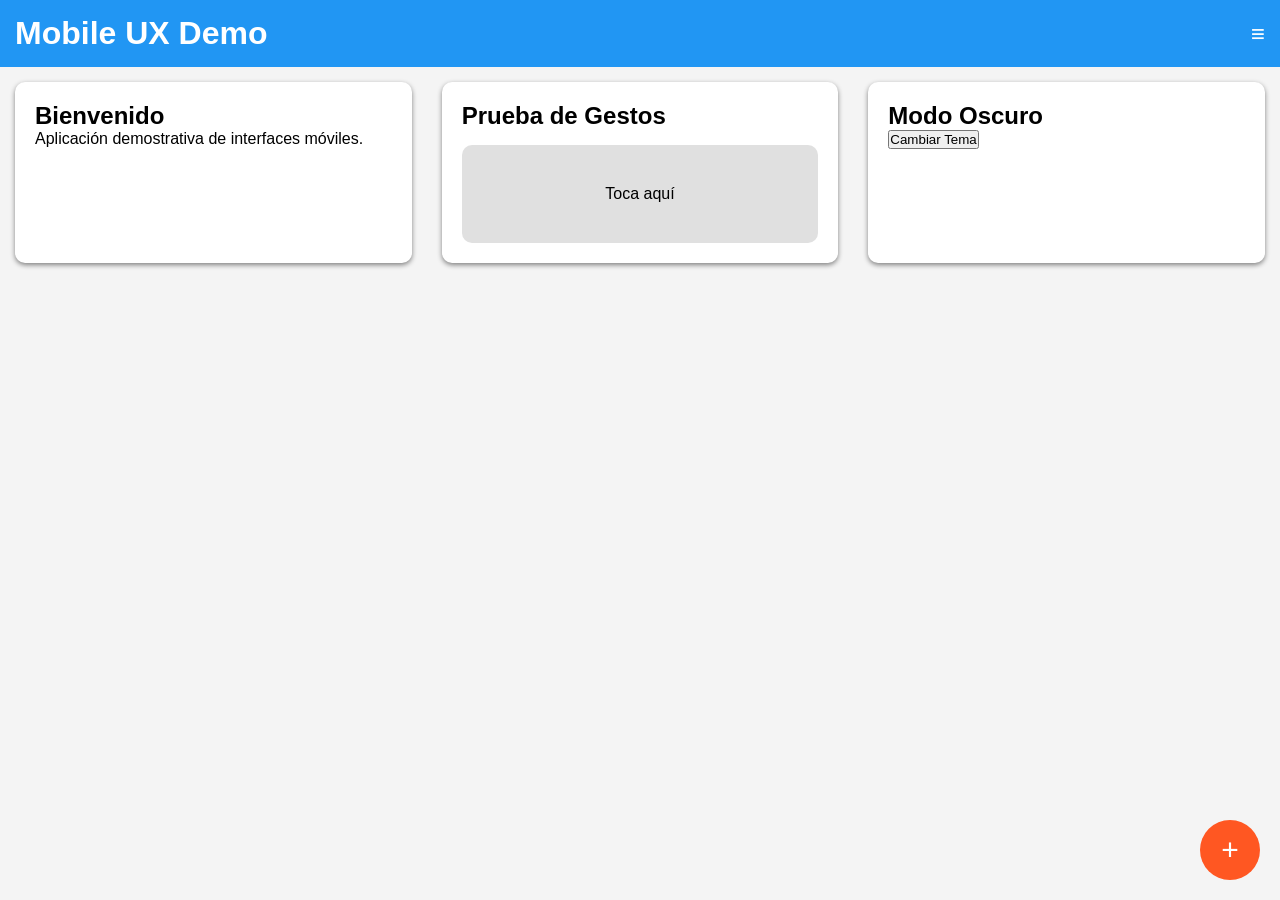
<file: transformacion1/index.html>
<!DOCTYPE html>
<html lang="en">

<head>
    <meta charset="UTF-8">
    <meta name="viewport" content="width=device-width, initial-scale=1.0">
    <title>Mobile UX Demo</title>
    <link rel="stylesheet" href="./style.css">
</head>

<body>

    <header>
        <h1>Mobile UX Demo</h1>
        <button id="menuBtn">≡</button>
    </header>

    <nav id="menu">
        <ul>
            <li>Inicio</li>
            <li>Componentes</li>
            <li>Gestos</li>
            <li>Configuración</li>
        </ul>
    </nav>

    <main>

        <section class="card">
            <h2>Bienvenido</h2>
            <p>Aplicación demostrativa de interfaces móviles.</p>
        </section>

        <button id="fab">+</button>

        <section class="card">
            <h2>Prueba de Gestos</h2>

            <div id="touchArea">
                Toca aquí
            </div>

            <p id="resultado"></p>
        </section>

        <section class="card">
            <h2>Modo Oscuro</h2>

            <button id="themeBtn">
                Cambiar Tema
            </button>
        </section>

    </main>

    <!-- Archivo JavaScript -->
    <script src="./script.js"></script>

</body>

</html>
</file>
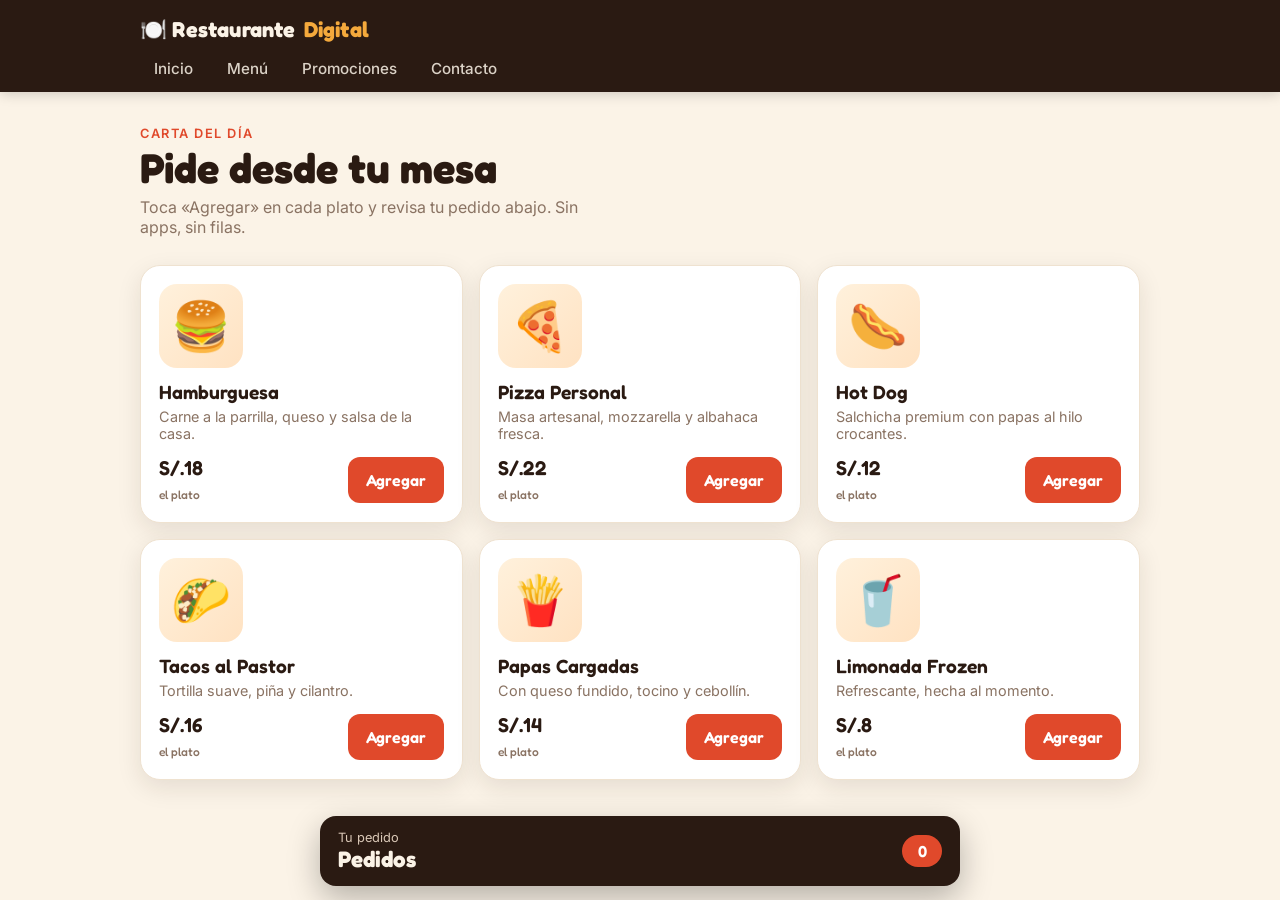
<file: transformacion2/Index.html>
<!DOCTYPE html>
<html lang="en">

<head>
    <meta charset="UTF-8">
    <meta name="viewport" content="width=device-width, initial-scale=1.0">
    <title>Restaurante Digital</title>
    <link rel="preconnect" href="https://fonts.googleapis.com" />
    <link rel="preconnect" href="https://fonts.gstatic.com" crossorigin />
    <link
        href="https://fonts.googleapis.com/css2?family=Fredoka:wght@500;600;700&family=Inter:wght@400;500;600&display=swap"
        rel="stylesheet" />
    <link rel="stylesheet" href="style.css">
</head>

<body>
    <header>
        <div class="topbar">
            <span class="logo">🍽️ Restaurante <span class="dot">Digital</span></span>
            <button class="hamburger" id="btnMenu" aria-label="Abrir menú" aria-expanded="false">≡</button>
        </div>
        <nav id="menu">
            <ul>
                <li><a href="#">Inicio</a></li>
                <li><a href="#">Menú</a></li>
                <li><a href="#">Promociones</a></li>
                <li><a href="#">Contacto</a></li>
            </ul>
        </nav>
    </header>

    <section class="hero">
        <p class="eyebrow">Carta del día</p>
        <h1>Pide desde tu mesa</h1>
        <p>Toca «Agregar» en cada plato y revisa tu pedido abajo. Sin apps, sin filas.</p>
    </section>

    <main class="grid" id="grid"></main>

    <div class="order-bar">
        <div>
            <div class="label">Tu pedido</div>
            <div class="count">Pedidos</div>
        </div>
        <div class="badge" id="contador">0</div>
    </div>

    <script src="script.js"></script>
</body>

</html>
</file>
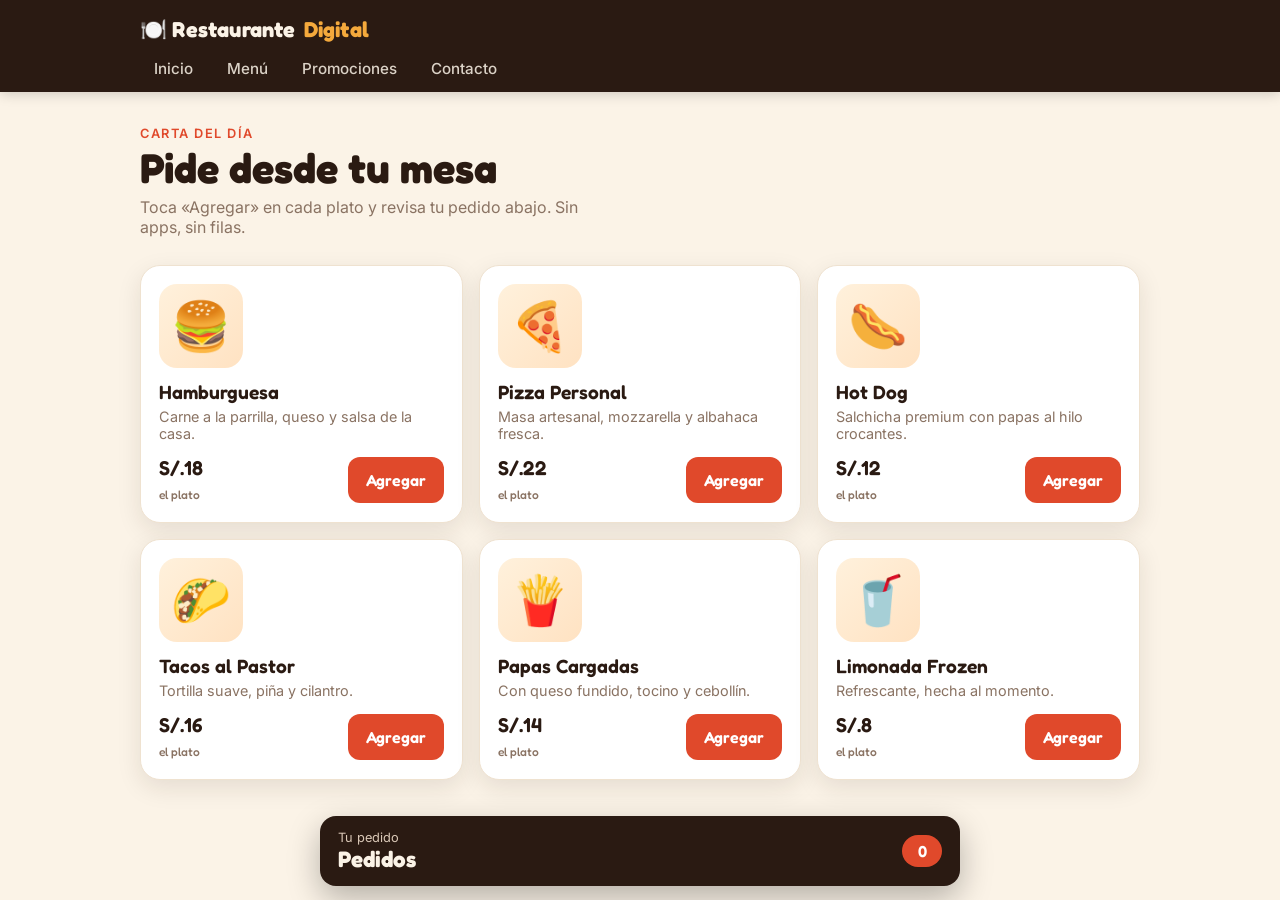
<file: transformacion2/index.html>
<!DOCTYPE html>
<html lang="en">

<head>
    <meta charset="UTF-8">
    <meta name="viewport" content="width=device-width, initial-scale=1.0">
    <title>Restaurante Digital</title>
    <link rel="preconnect" href="https://fonts.googleapis.com" />
    <link rel="preconnect" href="https://fonts.gstatic.com" crossorigin />
    <link
        href="https://fonts.googleapis.com/css2?family=Fredoka:wght@500;600;700&family=Inter:wght@400;500;600&display=swap"
        rel="stylesheet" />
    <link rel="stylesheet" href="./style.css">
</head>

<body>
    <header>
        <div class="topbar">
            <span class="logo">🍽️ Restaurante <span class="dot">Digital</span></span>
            <button class="hamburger" id="btnMenu" aria-label="Abrir menú" aria-expanded="false">≡</button>
        </div>
        <nav id="menu">
            <ul>
                <li><a href="#">Inicio</a></li>
                <li><a href="#">Menú</a></li>
                <li><a href="#">Promociones</a></li>
                <li><a href="#">Contacto</a></li>
            </ul>
        </nav>
    </header>

    <section class="hero">
        <p class="eyebrow">Carta del día</p>
        <h1>Pide desde tu mesa</h1>
        <p>Toca «Agregar» en cada plato y revisa tu pedido abajo. Sin apps, sin filas.</p>
    </section>

    <main class="grid" id="grid"></main>

    <div class="order-bar">
        <div>
            <div class="label">Tu pedido</div>
            <div class="count">Pedidos</div>
        </div>
        <div class="badge" id="contador">0</div>
    </div>

    <script src="./script.js"></script>
</body>

</html>
</file>
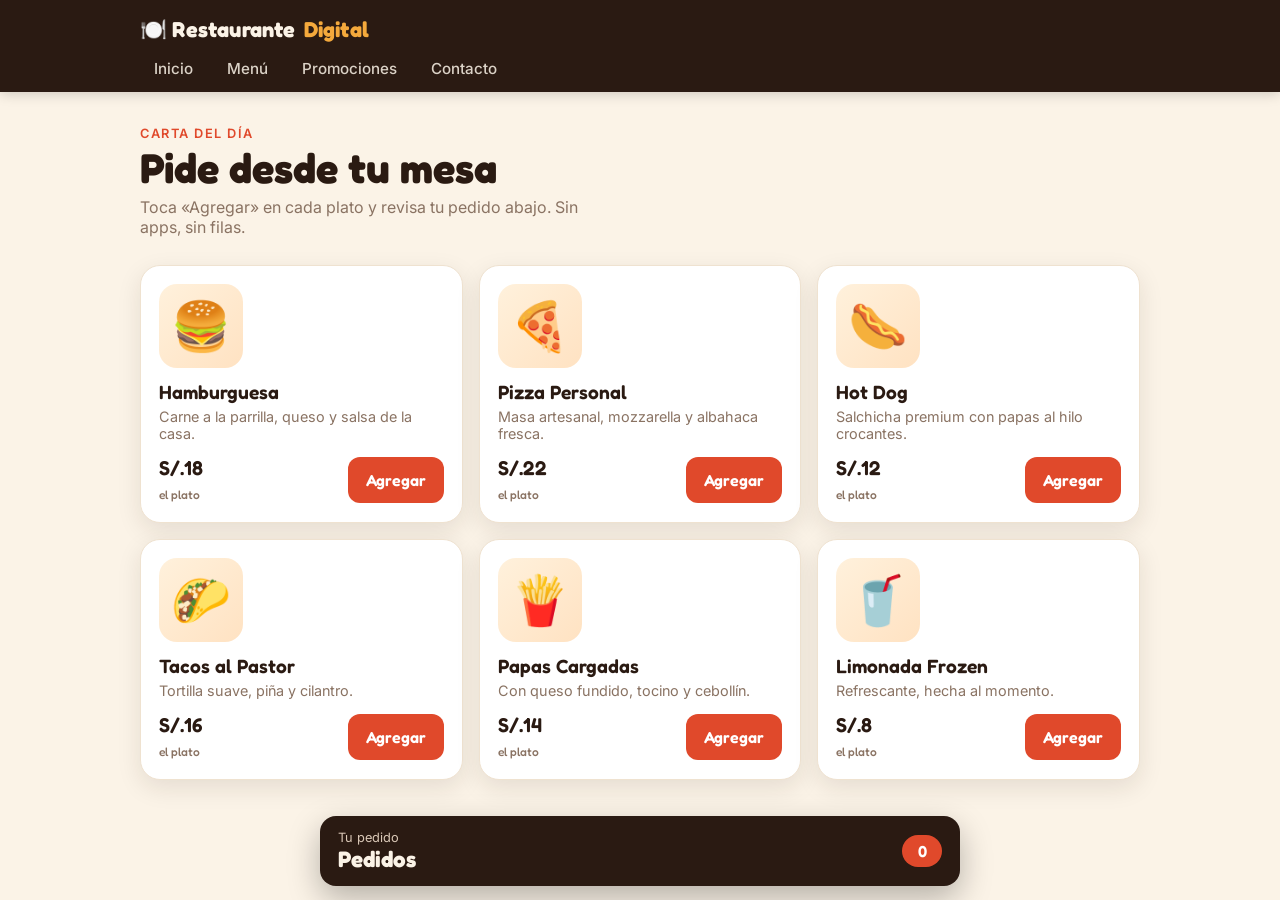
<file: transformacion2/index2.html>
<!DOCTYPE html>
<html lang="en">

<head>
    <meta charset="UTF-8">
    <meta name="viewport" content="width=device-width, initial-scale=1.0">
    <title>Restaurante Digital</title>
    <link rel="preconnect" href="https://fonts.googleapis.com" />
    <link rel="preconnect" href="https://fonts.gstatic.com" crossorigin />
    <link
        href="https://fonts.googleapis.com/css2?family=Fredoka:wght@500;600;700&family=Inter:wght@400;500;600&display=swap"
        rel="stylesheet" />
    <link rel="stylesheet" href="style2.css">
</head>

<body>
    <header>
        <div class="topbar">
            <span class="logo">🍽️ Restaurante <span class="dot">Digital</span></span>
            <button class="hamburger" id="btnMenu" aria-label="Abrir menú" aria-expanded="false">≡</button>
        </div>
        <nav id="menu">
            <ul>
                <li><a href="#">Inicio</a></li>
                <li><a href="#">Menú</a></li>
                <li><a href="#">Promociones</a></li>
                <li><a href="#">Contacto</a></li>
            </ul>
        </nav>
    </header>

    <section class="hero">
        <p class="eyebrow">Carta del día</p>
        <h1>Pide desde tu mesa</h1>
        <p>Toca «Agregar» en cada plato y revisa tu pedido abajo. Sin apps, sin filas.</p>
    </section>

    <main class="grid" id="grid"></main>

    <div class="order-bar">
        <div>
            <div class="label">Tu pedido</div>
            <div class="count">Pedidos</div>
        </div>
        <div class="badge" id="contador">0</div>
    </div>

    <script src="script2.js"></script>
</body>
</body>

</html>
</file>
<file: transformacion1/style.css>
* {
  margin: 0;
  padding: 0;
  box-sizing: border-box;
}

body {
  font-family: Arial, sans-serif;
  background: #f4f4f4;
}

header {
  background: #2196F3;
  color: white;
  padding: 15px;

  display: flex;
  justify-content: space-between;
  align-items: center;
}

#menuBtn {
  font-size: 24px;
  border: none;
  background: none;
  color: white;
  cursor: pointer;
}

#menu {
  display: none;
  background: #333;
}

#menu ul {
  list-style: none;
}

#menu li {
  color: white;
  padding: 15px;
}

.card {
  background: white;
  margin: 15px;
  padding: 20px;
  border-radius: 10px;

  box-shadow: 0px 2px 5px gray;
}

#touchArea {
  margin-top: 15px;
  padding: 40px;
  background: #e0e0e0;
  text-align: center;
  border-radius: 10px;
}

#fab {
  position: fixed;

  bottom: 20px;
  right: 20px;

  width: 60px;
  height: 60px;

  border: none;
  border-radius: 50%;

  font-size: 30px;

  background: #FF5722;
  color: white;

  cursor: pointer;
}

.dark {
  background: #222;
  color: white;
}

.dark .card {
  background: #333;
}

@media (min-width: 768px) {

  main {
    display: grid;
    grid-template-columns: 1fr 1fr;
  }
}

@media (min-width: 1024px) {

  main {
    grid-template-columns: 1fr 1fr 1fr;
  }
}
</file>
<file: transformacion2/style.css>
/* ============================================================
       TOKENS DE DISEÑO (paleta tipo street-food: cálida y apetitosa)
       ============================================================ */
    :root {
      --cream:   #FBF3E7;  /* fondo cálido */
      --card:    #FFFFFF;  /* tarjetas */
      --ink:     #2A1A12;  /* texto oscuro tipo espresso */
      --muted:   #8A7363;  /* texto secundario */
      --tomato:  #E0492B;  /* acento principal (botones) */
      --tomato-d:#C13A20;  /* tomato presionado */
      --mustard: #F4A93C;  /* acento secundario */
      --leaf:    #4C7A34;  /* confirmación "agregado" */
      --line:    #EFE2D0;  /* bordes suaves */
      --shadow:  0 8px 24px rgba(42, 26, 18, .10);
      --radius:  20px;
    }

    * { box-sizing: border-box; margin: 0; padding: 0; }

    body {
      font-family: 'Inter', system-ui, sans-serif;
      background: var(--cream);
      color: var(--ink);
      -webkit-font-smoothing: antialiased;
      padding-bottom: 96px; /* espacio para la barra de pedidos fija */
    }

    /* ============================================================
       HEADER + MENÚ HAMBURGUESA (RF05)
       ============================================================ */
    header {
      position: sticky;
      top: 0;
      z-index: 20;
      background: var(--ink);
      color: var(--cream);
      box-shadow: 0 2px 12px rgba(0,0,0,.18);
    }
    .topbar {
      max-width: 1040px;
      margin: 0 auto;
      padding: 16px 20px;
      display: flex;
      align-items: center;
      gap: 12px;
    }
    .logo {
      font-family: 'Fredoka', sans-serif;
      font-weight: 700;
      font-size: 1.35rem;
      letter-spacing: .2px;
      display: flex;
      align-items: center;
      gap: 8px;
    }
    .logo .dot { color: var(--mustard); }

    /* Botón hamburguesa: visible en móvil, oculto en escritorio */
    .hamburger {
      margin-left: auto;
      background: rgba(255,255,255,.08);
      border: none;
      color: var(--cream);
      width: 46px;
      height: 46px;
      border-radius: 12px;
      font-size: 1.4rem;
      cursor: pointer;
      display: grid;
      place-items: center;
      transition: background .15s ease;
    }
    .hamburger:hover { background: rgba(255,255,255,.16); }
    .hamburger:focus-visible { outline: 3px solid var(--mustard); outline-offset: 2px; }

    /* Navegación */
    nav#menu {
      max-width: 1040px;
      margin: 0 auto;
    }
    nav#menu ul {
      list-style: none;
      display: flex;
      gap: 6px;
      padding: 0 20px 14px;
    }
    nav#menu a {
      color: var(--cream);
      text-decoration: none;
      font-weight: 500;
      font-size: .95rem;
      padding: 8px 14px;
      border-radius: 10px;
      opacity: .85;
      transition: background .15s ease, opacity .15s ease;
    }
    nav#menu a:hover { background: rgba(255,255,255,.10); opacity: 1; }

    /* ============================================================
       HERO / TÍTULO
       ============================================================ */
    .hero {
      max-width: 1040px;
      margin: 0 auto;
      padding: 28px 20px 8px;
    }
    .hero .eyebrow {
      color: var(--tomato);
      font-weight: 600;
      font-size: .8rem;
      letter-spacing: 1.5px;
      text-transform: uppercase;
    }
    .hero h1 {
      font-family: 'Fredoka', sans-serif;
      font-weight: 700;
      font-size: clamp(1.8rem, 6vw, 2.6rem);
      line-height: 1.1;
      margin-top: 4px;
    }
    .hero p { color: var(--muted); margin-top: 6px; max-width: 46ch; }

    /* ============================================================
       GRID DE TARJETAS / CARDS (RF01 + RF04)
       Móvil: 1 columna · Tablet+: varias columnas (media queries)
       ============================================================ */
    .grid {
      max-width: 1040px;
      margin: 0 auto;
      padding: 20px;
      display: grid;
      grid-template-columns: 1fr;
      gap: 16px;
    }

    .card {
      background: var(--card);
      border: 1px solid var(--line);
      border-radius: var(--radius);
      padding: 18px;
      box-shadow: var(--shadow);
      display: flex;
      flex-direction: column;
      transition: transform .18s ease, box-shadow .18s ease;
    }
    .card:hover { transform: translateY(-4px); box-shadow: 0 14px 30px rgba(42,26,18,.14); }

    .emoji {
      font-size: 3rem;
      line-height: 1;
      background: linear-gradient(135deg, #FFF1DC, #FFE2C2);
      width: 84px; height: 84px;
      border-radius: 18px;
      display: grid; place-items: center;
      margin-bottom: 12px;
    }
    .card h3 {
      font-family: 'Fredoka', sans-serif;
      font-size: 1.2rem;
      font-weight: 600;
    }
    .card .desc { color: var(--muted); font-size: .9rem; margin-top: 4px; flex: 1; }

    .row {
      display: flex;
      align-items: center;
      justify-content: space-between;
      margin-top: 14px;
      gap: 10px;
    }
    .price {
      font-family: 'Fredoka', sans-serif;
      font-weight: 600;
      font-size: 1.25rem;
    }
    .price small { color: var(--muted); font-size: .75rem; font-weight: 500; }

    /* RF02: botón táctil para agregar (min 44px de alto para el dedo) */
    .btn-add {
      background: var(--tomato);
      color: #fff;
      border: none;
      font-family: 'Fredoka', sans-serif;
      font-weight: 600;
      font-size: 1rem;
      padding: 12px 18px;
      min-height: 46px;
      border-radius: 12px;
      cursor: pointer;
      transition: background .15s ease, transform .08s ease;
      -webkit-tap-highlight-color: transparent;
    }
    .btn-add:hover { background: var(--tomato-d); }
    .btn-add:active { transform: scale(.96); }
    .btn-add:focus-visible { outline: 3px solid var(--mustard); outline-offset: 2px; }
    /* Estado breve "agregado" */
    .btn-add.added { background: var(--leaf); }

    /* ============================================================
       BARRA DE PEDIDOS FIJA (RF03)
       ============================================================ */
    .order-bar {
      position: fixed;
      bottom: 14px;
      left: 50%;
      transform: translateX(-50%);
      width: min(640px, calc(100% - 28px));
      background: var(--ink);
      color: var(--cream);
      border-radius: 16px;
      padding: 14px 18px;
      display: flex;
      align-items: center;
      justify-content: space-between;
      box-shadow: 0 12px 32px rgba(0,0,0,.28);
      z-index: 30;
    }
    .order-bar .label { font-size: .8rem; color: #d9c7b6; }
    .order-bar .count {
      font-family: 'Fredoka', sans-serif;
      font-weight: 700;
      font-size: 1.4rem;
    }
    .order-bar .badge {
      background: var(--tomato);
      color: #fff;
      font-family: 'Fredoka', sans-serif;
      font-weight: 600;
      padding: 6px 14px;
      border-radius: 999px;
      min-width: 40px;
      text-align: center;
    }
    /* animación de "rebote" al actualizar el contador */
    .bump { animation: bump .3s ease; }
    @keyframes bump {
      0% { transform: scale(1); }
      40% { transform: scale(1.25); }
      100% { transform: scale(1); }
    }

    /* ============================================================
       MEDIA QUERIES (RF04): puntos de quiebre responsive
       ============================================================ */

    /* Tablet: 2 columnas */
    @media (min-width: 600px) {
      .grid { grid-template-columns: repeat(2, 1fr); }
    }

    /* Escritorio: 3 columnas + el menú deja de ser hamburguesa */
    @media (min-width: 900px) {
      .grid { grid-template-columns: repeat(3, 1fr); }
      .hamburger { display: none; }          /* en escritorio no hace falta */
      nav#menu { display: block !important; } /* siempre visible */
      nav#menu ul { padding-top: 0; }
    }

    /* En móvil el menú arranca oculto y se despliega con la hamburguesa */
    @media (max-width: 899px) {
      nav#menu { display: none; }
      nav#menu.open { display: block; }
      nav#menu ul { flex-direction: column; gap: 2px; }
    }

    /* Accesibilidad: respeta a quien prefiere menos animación */
    @media (prefers-reduced-motion: reduce) {
      * { animation: none !important; transition: none !important; }
    }
</file>
<file: transformacion2/style2.css>
/* ============================================================
       TOKENS DE DISEÑO (paleta tipo street-food: cálida y apetitosa)
       ============================================================ */
    :root {
      --cream:   #FBF3E7;  /* fondo cálido */
      --card:    #FFFFFF;  /* tarjetas */
      --ink:     #2A1A12;  /* texto oscuro tipo espresso */
      --muted:   #8A7363;  /* texto secundario */
      --tomato:  #E0492B;  /* acento principal (botones) */
      --tomato-d:#C13A20;  /* tomato presionado */
      --mustard: #F4A93C;  /* acento secundario */
      --leaf:    #4C7A34;  /* confirmación "agregado" */
      --line:    #EFE2D0;  /* bordes suaves */
      --shadow:  0 8px 24px rgba(42, 26, 18, .10);
      --radius:  20px;
    }

    * { box-sizing: border-box; margin: 0; padding: 0; }

    body {
      font-family: 'Inter', system-ui, sans-serif;
      background: var(--cream);
      color: var(--ink);
      -webkit-font-smoothing: antialiased;
      padding-bottom: 96px; /* espacio para la barra de pedidos fija */
    }

    /* ============================================================
       HEADER + MENÚ HAMBURGUESA (RF05)
       ============================================================ */
    header {
      position: sticky;
      top: 0;
      z-index: 20;
      background: var(--ink);
      color: var(--cream);
      box-shadow: 0 2px 12px rgba(0,0,0,.18);
    }
    .topbar {
      max-width: 1040px;
      margin: 0 auto;
      padding: 16px 20px;
      display: flex;
      align-items: center;
      gap: 12px;
    }
    .logo {
      font-family: 'Fredoka', sans-serif;
      font-weight: 700;
      font-size: 1.35rem;
      letter-spacing: .2px;
      display: flex;
      align-items: center;
      gap: 8px;
    }
    .logo .dot { color: var(--mustard); }

    /* Botón hamburguesa: visible en móvil, oculto en escritorio */
    .hamburger {
      margin-left: auto;
      background: rgba(255,255,255,.08);
      border: none;
      color: var(--cream);
      width: 46px;
      height: 46px;
      border-radius: 12px;
      font-size: 1.4rem;
      cursor: pointer;
      display: grid;
      place-items: center;
      transition: background .15s ease;
    }
    .hamburger:hover { background: rgba(255,255,255,.16); }
    .hamburger:focus-visible { outline: 3px solid var(--mustard); outline-offset: 2px; }

    /* Navegación */
    nav#menu {
      max-width: 1040px;
      margin: 0 auto;
    }
    nav#menu ul {
      list-style: none;
      display: flex;
      gap: 6px;
      padding: 0 20px 14px;
    }
    nav#menu a {
      color: var(--cream);
      text-decoration: none;
      font-weight: 500;
      font-size: .95rem;
      padding: 8px 14px;
      border-radius: 10px;
      opacity: .85;
      transition: background .15s ease, opacity .15s ease;
    }
    nav#menu a:hover { background: rgba(255,255,255,.10); opacity: 1; }

    /* ============================================================
       HERO / TÍTULO
       ============================================================ */
    .hero {
      max-width: 1040px;
      margin: 0 auto;
      padding: 28px 20px 8px;
    }
    .hero .eyebrow {
      color: var(--tomato);
      font-weight: 600;
      font-size: .8rem;
      letter-spacing: 1.5px;
      text-transform: uppercase;
    }
    .hero h1 {
      font-family: 'Fredoka', sans-serif;
      font-weight: 700;
      font-size: clamp(1.8rem, 6vw, 2.6rem);
      line-height: 1.1;
      margin-top: 4px;
    }
    .hero p { color: var(--muted); margin-top: 6px; max-width: 46ch; }

    /* ============================================================
       GRID DE TARJETAS / CARDS (RF01 + RF04)
       Móvil: 1 columna · Tablet+: varias columnas (media queries)
       ============================================================ */
    .grid {
      max-width: 1040px;
      margin: 0 auto;
      padding: 20px;
      display: grid;
      grid-template-columns: 1fr;
      gap: 16px;
    }

    .card {
      background: var(--card);
      border: 1px solid var(--line);
      border-radius: var(--radius);
      padding: 18px;
      box-shadow: var(--shadow);
      display: flex;
      flex-direction: column;
      transition: transform .18s ease, box-shadow .18s ease;
    }
    .card:hover { transform: translateY(-4px); box-shadow: 0 14px 30px rgba(42,26,18,.14); }

    .emoji {
      font-size: 3rem;
      line-height: 1;
      background: linear-gradient(135deg, #FFF1DC, #FFE2C2);
      width: 84px; height: 84px;
      border-radius: 18px;
      display: grid; place-items: center;
      margin-bottom: 12px;
    }
    .card h3 {
      font-family: 'Fredoka', sans-serif;
      font-size: 1.2rem;
      font-weight: 600;
    }
    .card .desc { color: var(--muted); font-size: .9rem; margin-top: 4px; flex: 1; }

    .row {
      display: flex;
      align-items: center;
      justify-content: space-between;
      margin-top: 14px;
      gap: 10px;
    }
    .price {
      font-family: 'Fredoka', sans-serif;
      font-weight: 600;
      font-size: 1.25rem;
    }
    .price small { color: var(--muted); font-size: .75rem; font-weight: 500; }

    /* RF02: botón táctil para agregar (min 44px de alto para el dedo) */
    .btn-add {
      background: var(--tomato);
      color: #fff;
      border: none;
      font-family: 'Fredoka', sans-serif;
      font-weight: 600;
      font-size: 1rem;
      padding: 12px 18px;
      min-height: 46px;
      border-radius: 12px;
      cursor: pointer;
      transition: background .15s ease, transform .08s ease;
      -webkit-tap-highlight-color: transparent;
    }
    .btn-add:hover { background: var(--tomato-d); }
    .btn-add:active { transform: scale(.96); }
    .btn-add:focus-visible { outline: 3px solid var(--mustard); outline-offset: 2px; }
    /* Estado breve "agregado" */
    .btn-add.added { background: var(--leaf); }

    /* ============================================================
       BARRA DE PEDIDOS FIJA (RF03)
       ============================================================ */
    .order-bar {
      position: fixed;
      bottom: 14px;
      left: 50%;
      transform: translateX(-50%);
      width: min(640px, calc(100% - 28px));
      background: var(--ink);
      color: var(--cream);
      border-radius: 16px;
      padding: 14px 18px;
      display: flex;
      align-items: center;
      justify-content: space-between;
      box-shadow: 0 12px 32px rgba(0,0,0,.28);
      z-index: 30;
    }
    .order-bar .label { font-size: .8rem; color: #d9c7b6; }
    .order-bar .count {
      font-family: 'Fredoka', sans-serif;
      font-weight: 700;
      font-size: 1.4rem;
    }
    .order-bar .badge {
      background: var(--tomato);
      color: #fff;
      font-family: 'Fredoka', sans-serif;
      font-weight: 600;
      padding: 6px 14px;
      border-radius: 999px;
      min-width: 40px;
      text-align: center;
    }
    /* animación de "rebote" al actualizar el contador */
    .bump { animation: bump .3s ease; }
    @keyframes bump {
      0% { transform: scale(1); }
      40% { transform: scale(1.25); }
      100% { transform: scale(1); }
    }

    /* ============================================================
       MEDIA QUERIES (RF04): puntos de quiebre responsive
       ============================================================ */

    /* Tablet: 2 columnas */
    @media (min-width: 600px) {
      .grid { grid-template-columns: repeat(2, 1fr); }
    }

    /* Escritorio: 3 columnas + el menú deja de ser hamburguesa */
    @media (min-width: 900px) {
      .grid { grid-template-columns: repeat(3, 1fr); }
      .hamburger { display: none; }          /* en escritorio no hace falta */
      nav#menu { display: block !important; } /* siempre visible */
      nav#menu ul { padding-top: 0; }
    }

    /* En móvil el menú arranca oculto y se despliega con la hamburguesa */
    @media (max-width: 899px) {
      nav#menu { display: none; }
      nav#menu.open { display: block; }
      nav#menu ul { flex-direction: column; gap: 2px; }
    }

    /* Accesibilidad: respeta a quien prefiere menos animación */
    @media (prefers-reduced-motion: reduce) {
      * { animation: none !important; transition: none !important; }
    }
</file>
